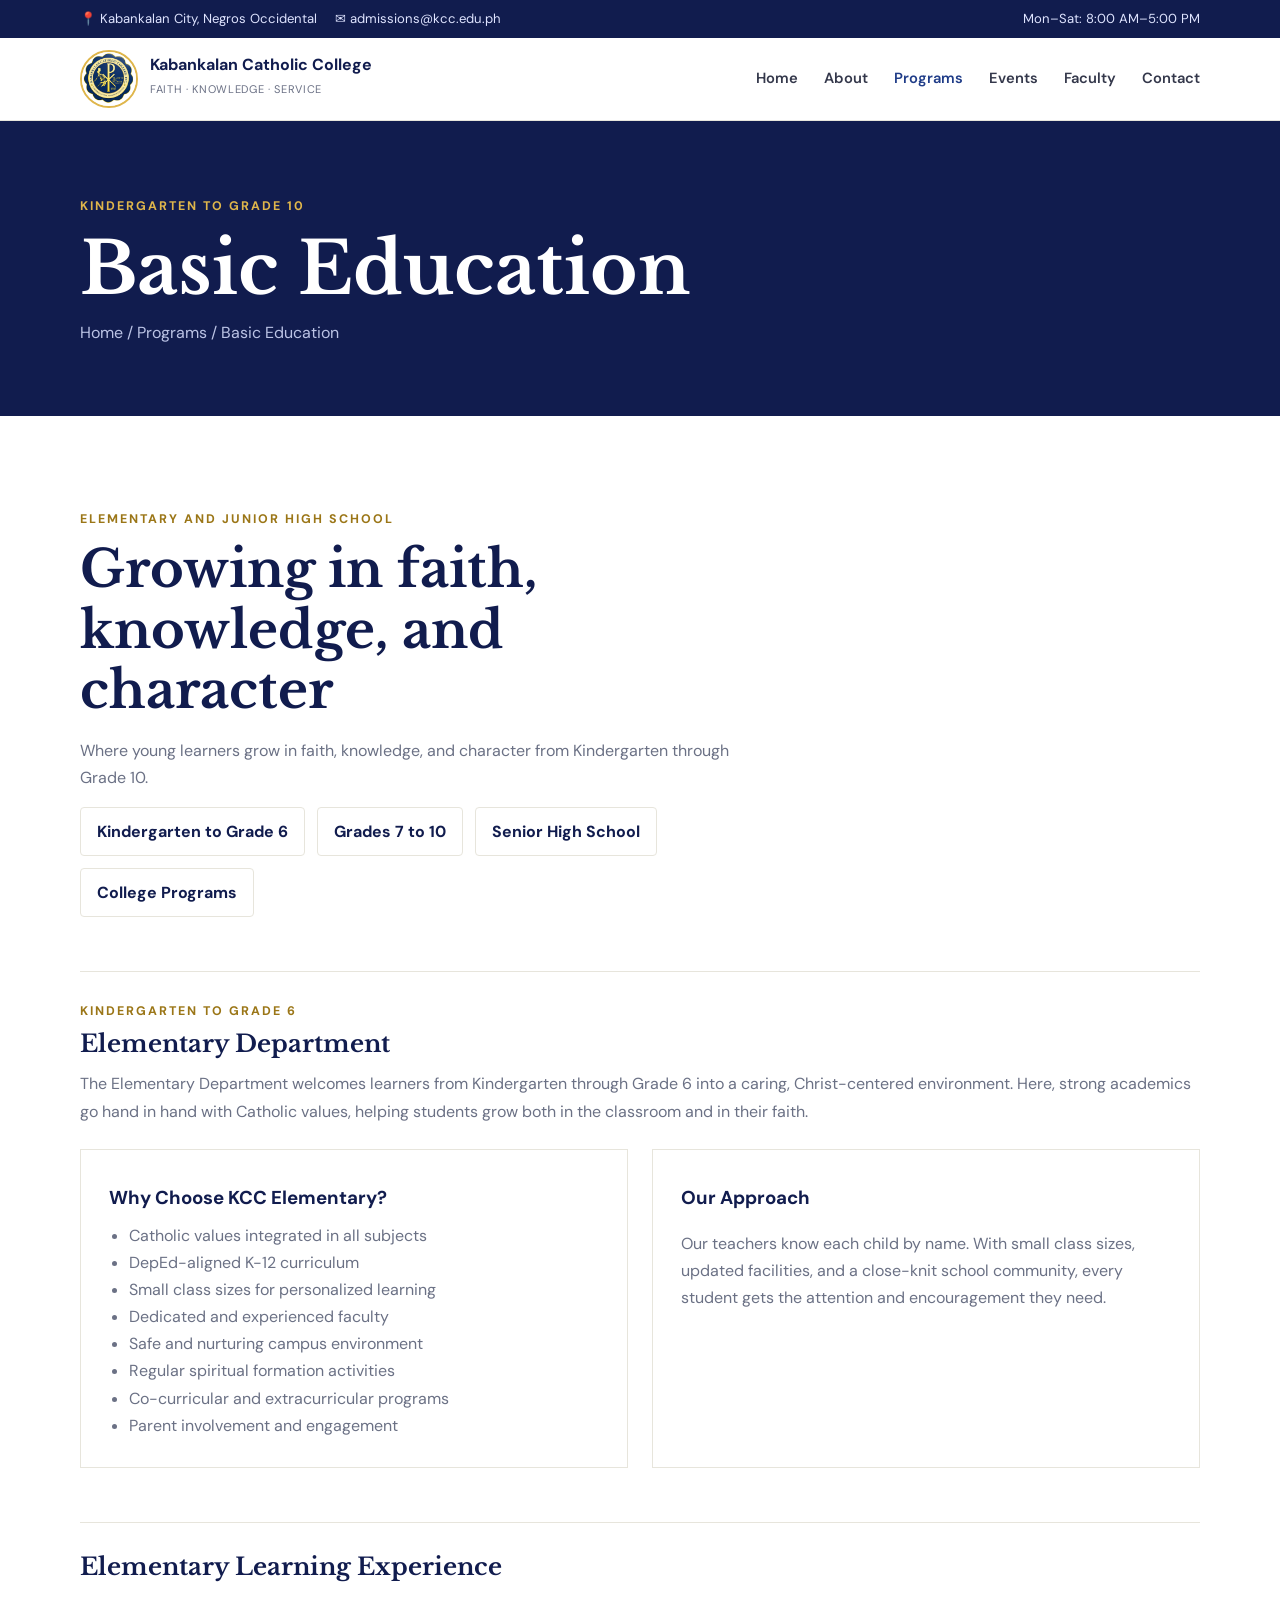
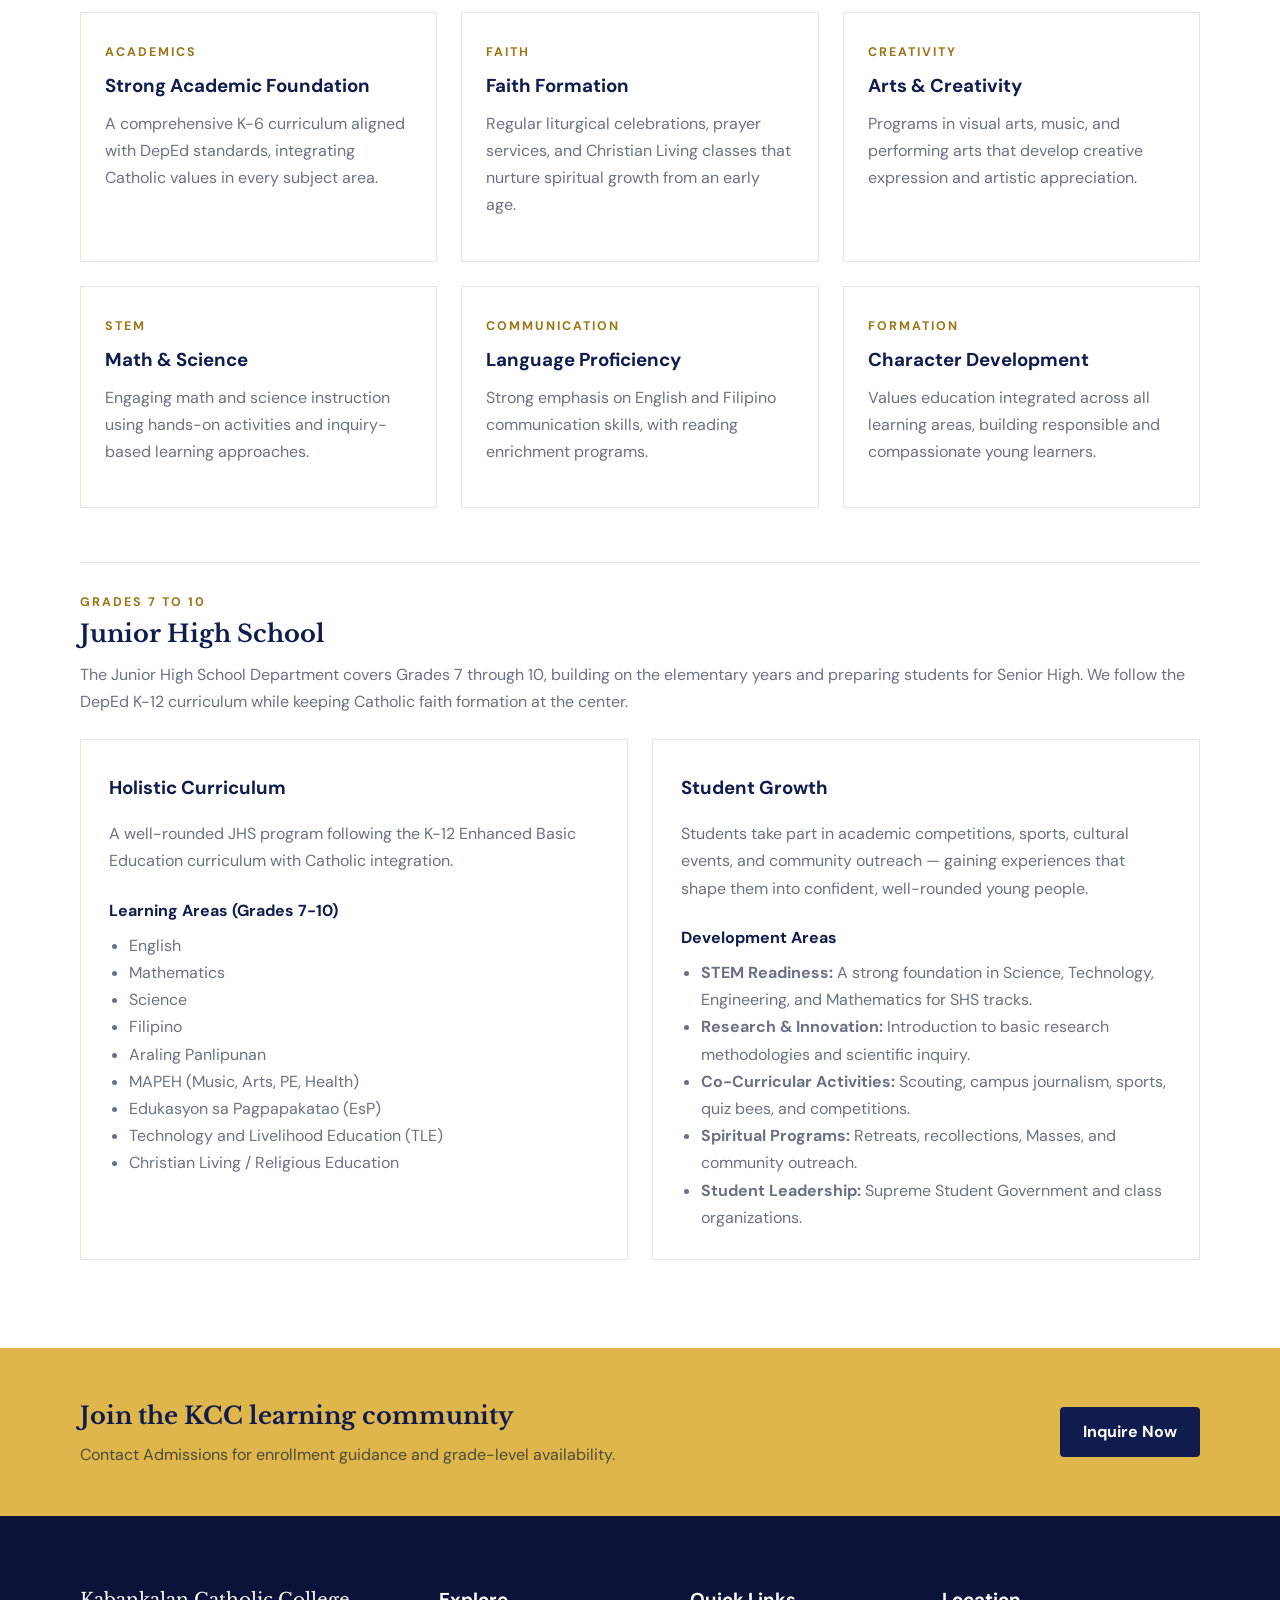
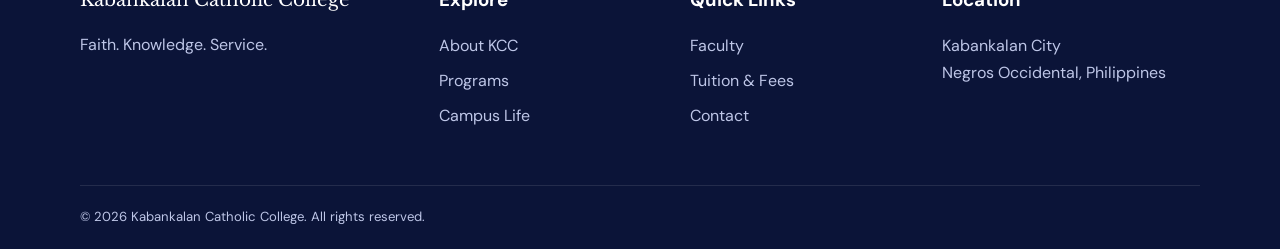
<file: basic-education.html>
<!doctype html>
<html lang="en">
<head>
  <meta charset="utf-8">
  <meta name="viewport" content="width=device-width, initial-scale=1">
  <title>Basic Education | Kabankalan Catholic College</title>
  <link rel="stylesheet" href="assets/css/style.css">
</head>
<body>
  <div class="topbar"><div class="container topbar-inner"><div><span>📍 Kabankalan City, Negros Occidental</span><span>✉ admissions@kcc.edu.ph</span></div><div>Mon–Sat: 8:00 AM–5:00 PM</div></div></div>
  <header class="site-header">
    <nav class="container nav" aria-label="Main navigation">
      <a class="brand" href="index.html"><span class="brand-mark"><img src="assets/images/kcc-logo.png" alt="Kabankalan Catholic College seal"></span><span><strong>Kabankalan Catholic College</strong><small>FAITH · KNOWLEDGE · SERVICE</small></span></a>
      <button class="menu-toggle" type="button" aria-expanded="false" aria-label="Open navigation">☰</button>
      <div class="nav-links"><a href="index.html">Home</a><a href="about.html">About</a><a class="active" href="courses.html">Programs</a><a href="events.html">Events</a><a href="trainers.html">Faculty</a><a href="contact.html">Contact</a></div>
    </nav>
  </header>
  <main>
    <section class="page-hero"><div class="container page-title"><span class="eyebrow">Kindergarten to Grade 10</span><h1>Basic Education</h1><div class="breadcrumbs">Home / Programs / Basic Education</div></div></section>

    <section class="section">
      <div class="container">
        <div class="section-heading">
          <span class="eyebrow">Elementary and Junior High School</span>
          <h2>Growing in faith, knowledge, and character</h2>
          <p>Where young learners grow in faith, knowledge, and character from Kindergarten through Grade 10.</p>
          <div class="program-actions"><a href="#elementary">Kindergarten to Grade 6</a><a href="#junior-high">Grades 7 to 10</a><a href="senior-high.html">Senior High School</a><a href="courses.html">College Programs</a></div>
        </div>

        <div id="elementary" class="college-heading">
          <span class="eyebrow">Kindergarten to Grade 6</span>
          <h2>Elementary Department</h2>
          <p>The Elementary Department welcomes learners from Kindergarten through Grade 6 into a caring, Christ-centered environment. Here, strong academics go hand in hand with Catholic values, helping students grow both in the classroom and in their faith.</p>
        </div>
        <div class="strand-grid">
          <article class="strand-card">
            <h3>Why Choose KCC Elementary?</h3>
            <ul>
              <li>Catholic values integrated in all subjects</li>
              <li>DepEd-aligned K-12 curriculum</li>
              <li>Small class sizes for personalized learning</li>
              <li>Dedicated and experienced faculty</li>
              <li>Safe and nurturing campus environment</li>
              <li>Regular spiritual formation activities</li>
              <li>Co-curricular and extracurricular programs</li>
              <li>Parent involvement and engagement</li>
            </ul>
          </article>
          <article class="strand-card">
            <h3>Our Approach</h3>
            <p>Our teachers know each child by name. With small class sizes, updated facilities, and a close-knit school community, every student gets the attention and encouragement they need.</p>
          </article>
        </div>

        <div class="college-heading"><h2>Elementary Learning Experience</h2></div>
        <div class="cards">
          <article class="card"><div class="card-body"><span class="eyebrow">Academics</span><h3>Strong Academic Foundation</h3><p>A comprehensive K-6 curriculum aligned with DepEd standards, integrating Catholic values in every subject area.</p></div></article>
          <article class="card"><div class="card-body"><span class="eyebrow">Faith</span><h3>Faith Formation</h3><p>Regular liturgical celebrations, prayer services, and Christian Living classes that nurture spiritual growth from an early age.</p></div></article>
          <article class="card"><div class="card-body"><span class="eyebrow">Creativity</span><h3>Arts &amp; Creativity</h3><p>Programs in visual arts, music, and performing arts that develop creative expression and artistic appreciation.</p></div></article>
          <article class="card"><div class="card-body"><span class="eyebrow">STEM</span><h3>Math &amp; Science</h3><p>Engaging math and science instruction using hands-on activities and inquiry-based learning approaches.</p></div></article>
          <article class="card"><div class="card-body"><span class="eyebrow">Communication</span><h3>Language Proficiency</h3><p>Strong emphasis on English and Filipino communication skills, with reading enrichment programs.</p></div></article>
          <article class="card"><div class="card-body"><span class="eyebrow">Formation</span><h3>Character Development</h3><p>Values education integrated across all learning areas, building responsible and compassionate young learners.</p></div></article>
        </div>

        <div id="junior-high" class="college-heading">
          <span class="eyebrow">Grades 7 to 10</span>
          <h2>Junior High School</h2>
          <p>The Junior High School Department covers Grades 7 through 10, building on the elementary years and preparing students for Senior High. We follow the DepEd K-12 curriculum while keeping Catholic faith formation at the center.</p>
        </div>
        <div class="strand-grid">
          <article class="strand-card">
            <h3>Holistic Curriculum</h3>
            <p>A well-rounded JHS program following the K-12 Enhanced Basic Education curriculum with Catholic integration.</p>
            <h4>Learning Areas (Grades 7-10)</h4>
            <ul>
              <li>English</li>
              <li>Mathematics</li>
              <li>Science</li>
              <li>Filipino</li>
              <li>Araling Panlipunan</li>
              <li>MAPEH (Music, Arts, PE, Health)</li>
              <li>Edukasyon sa Pagpapakatao (EsP)</li>
              <li>Technology and Livelihood Education (TLE)</li>
              <li>Christian Living / Religious Education</li>
            </ul>
          </article>
          <article class="strand-card">
            <h3>Student Growth</h3>
            <p>Students take part in academic competitions, sports, cultural events, and community outreach — gaining experiences that shape them into confident, well-rounded young people.</p>
            <h4>Development Areas</h4>
            <ul>
              <li><strong>STEM Readiness:</strong> A strong foundation in Science, Technology, Engineering, and Mathematics for SHS tracks.</li>
              <li><strong>Research &amp; Innovation:</strong> Introduction to basic research methodologies and scientific inquiry.</li>
              <li><strong>Co-Curricular Activities:</strong> Scouting, campus journalism, sports, quiz bees, and competitions.</li>
              <li><strong>Spiritual Programs:</strong> Retreats, recollections, Masses, and community outreach.</li>
              <li><strong>Student Leadership:</strong> Supreme Student Government and class organizations.</li>
            </ul>
          </article>
        </div>
      </div>
    </section>

    <section class="cta"><div class="container cta-inner"><div><h2>Join the KCC learning community</h2><p>Contact Admissions for enrollment guidance and grade-level availability.</p></div><a class="button" href="contact.html">Inquire Now</a></div></section>
  </main>
  <footer class="footer"><div class="container footer-grid"><div><div class="footer-brand">Kabankalan Catholic College</div><p>Faith. Knowledge. Service.</p></div><div><h3>Explore</h3><ul><li><a href="about.html">About KCC</a></li><li><a href="courses.html">Programs</a></li><li><a href="events.html">Campus Life</a></li></ul></div><div><h3>Quick Links</h3><ul><li><a href="trainers.html">Faculty</a></li><li><a href="pricing.html">Tuition &amp; Fees</a></li><li><a href="contact.html">Contact</a></li></ul></div><div><h3>Location</h3><p>Kabankalan City<br>Negros Occidental, Philippines</p></div></div><div class="container footer-bottom">© 2026 Kabankalan Catholic College. All rights reserved.</div></footer>
  <script src="assets/js/main.js"></script>
</body>
</html>
</file>
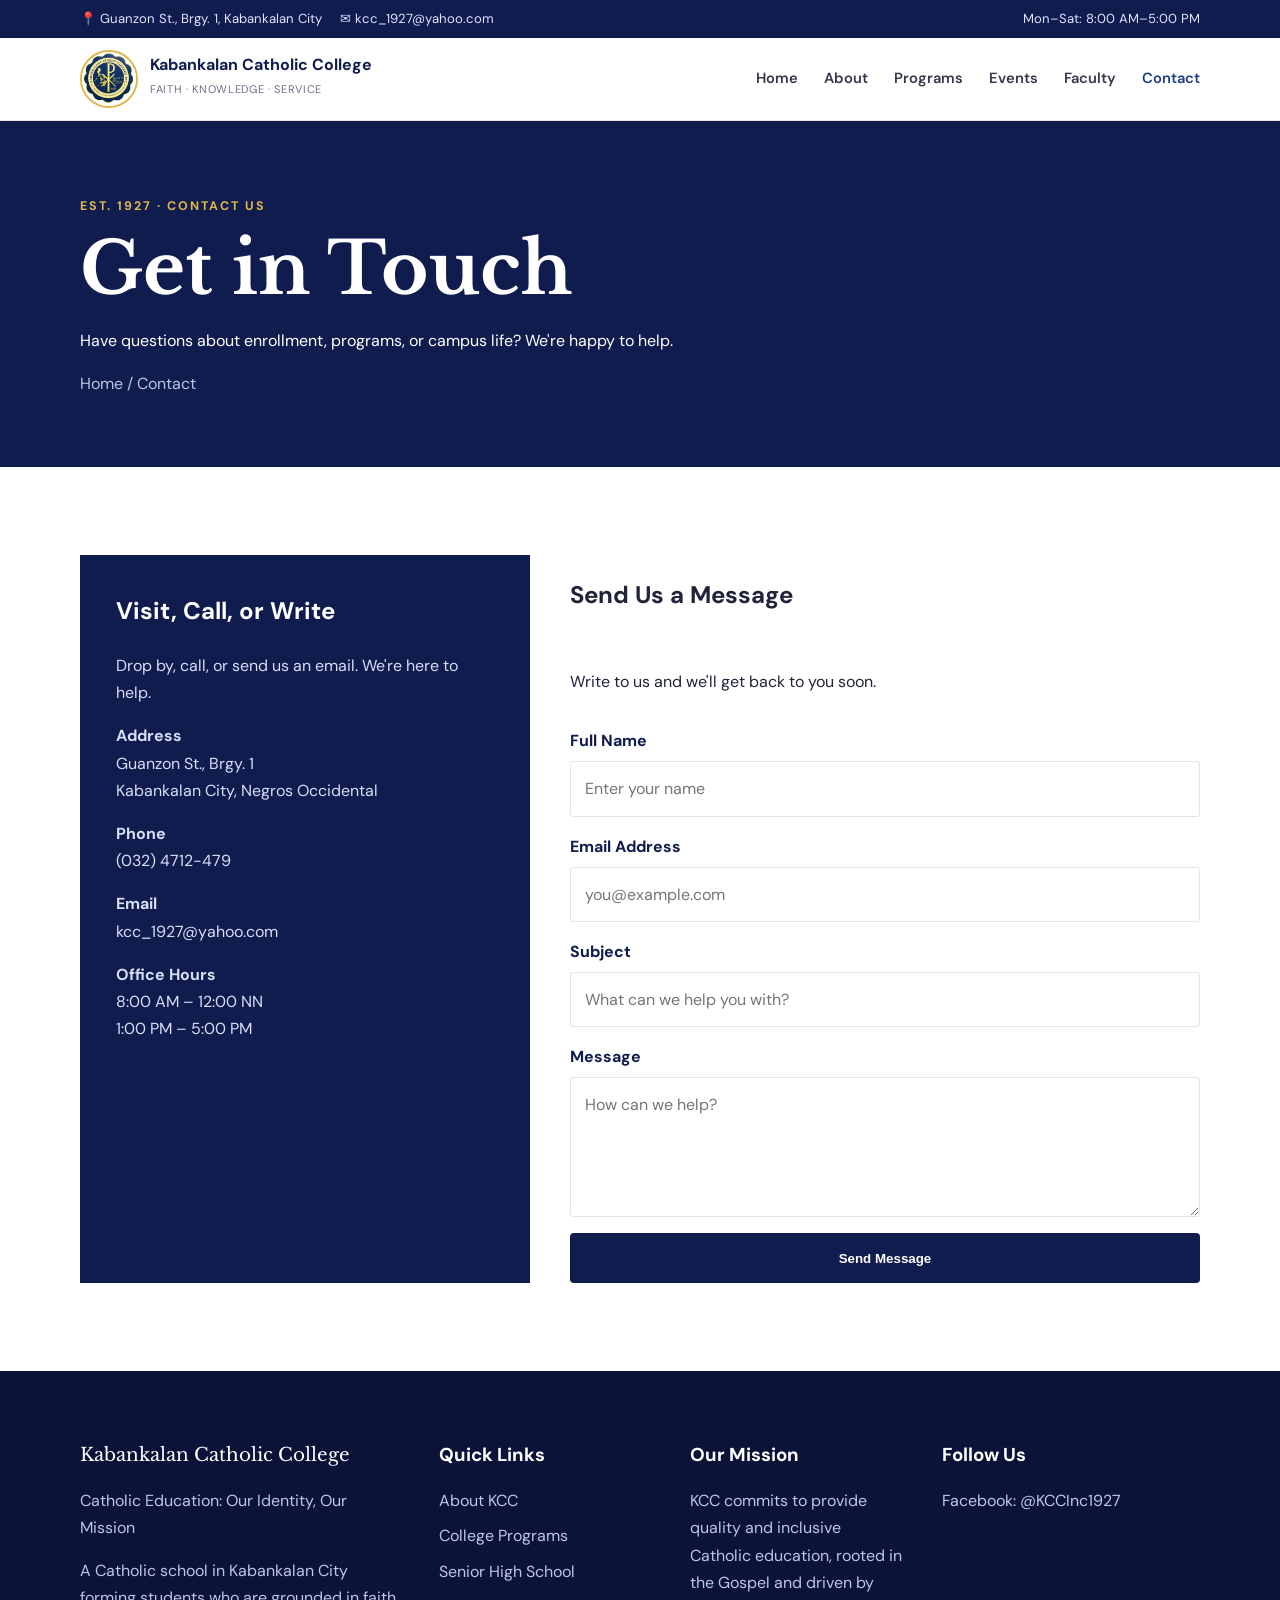
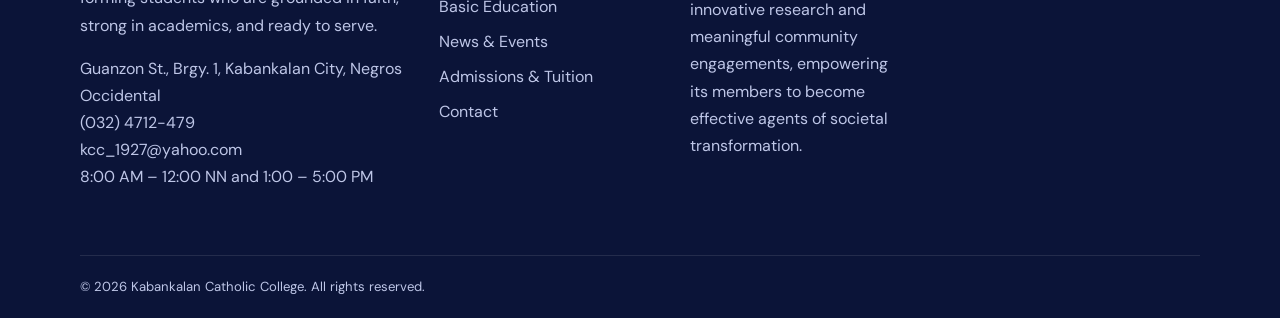
<file: contact.html>
<!doctype html>
<html lang="en">
<head><meta charset="utf-8"><meta name="viewport" content="width=device-width,initial-scale=1"><title>Contact | Kabankalan Catholic College</title><link rel="stylesheet" href="assets/css/style.css"></head>
<body>
<div class="topbar"><div class="container topbar-inner"><div><span>📍 Guanzon St., Brgy. 1, Kabankalan City</span><span>✉ kcc_1927@yahoo.com</span></div><div>Mon–Sat: 8:00 AM–5:00 PM</div></div></div>
<header class="site-header"><nav class="container nav"><a class="brand" href="index.html"><span class="brand-mark"><img src="assets/images/kcc-logo.png" alt="Kabankalan Catholic College seal"></span><span><strong>Kabankalan Catholic College</strong><small>FAITH · KNOWLEDGE · SERVICE</small></span></a><button class="menu-toggle" type="button" aria-expanded="false">☰</button><div class="nav-links"><a href="index.html">Home</a><a href="about.html">About</a><a href="courses.html">Programs</a><a href="events.html">Events</a><a href="trainers.html">Faculty</a><a class="active" href="contact.html">Contact</a></div></nav></header>
<main><section class="page-hero"><div class="container page-title"><span class="eyebrow">Est. 1927 · Contact Us</span><h1>Get in Touch</h1><p>Have questions about enrollment, programs, or campus life? We're happy to help.</p><div class="breadcrumbs">Home / Contact</div></div></section>
<section class="section"><div class="container contact-grid"><aside class="contact-details"><h2>Visit, Call, or Write</h2><p>Drop by, call, or send us an email. We're here to help.</p><p><strong>Address</strong><br>Guanzon St., Brgy. 1<br>Kabankalan City, Negros Occidental</p><p><strong>Phone</strong><br>(032) 4712-479</p><p><strong>Email</strong><br>kcc_1927@yahoo.com</p><p><strong>Office Hours</strong><br>8:00 AM – 12:00 NN<br>1:00 PM – 5:00 PM</p></aside>
<form class="contact-form" action="#" method="post"><h2>Send Us a Message</h2><p>Write to us and we'll get back to you soon.</p><div class="field"><label for="name">Full Name</label><input id="name" name="name" type="text" placeholder="Enter your name" required></div><div class="field"><label for="email">Email Address</label><input id="email" name="email" type="email" placeholder="you@example.com" required></div><div class="field"><label for="subject">Subject</label><input id="subject" name="subject" type="text" placeholder="What can we help you with?" required></div><div class="field"><label for="message">Message</label><textarea id="message" name="message" placeholder="How can we help?" required></textarea></div><button class="button form-button" type="submit">Send Message</button></form>
</div></section></main>
<footer class="footer"><div class="container footer-grid"><div><div class="footer-brand">Kabankalan Catholic College</div><p>Catholic Education: Our Identity, Our Mission</p><p>A Catholic school in Kabankalan City forming students who are grounded in faith, strong in academics, and ready to serve.</p><p>Guanzon St., Brgy. 1, Kabankalan City, Negros Occidental<br>(032) 4712-479<br>kcc_1927@yahoo.com<br>8:00 AM – 12:00 NN and 1:00 – 5:00 PM</p></div><div><h3>Quick Links</h3><ul><li><a href="about.html">About KCC</a></li><li><a href="courses.html">College Programs</a></li><li><a href="senior-high.html">Senior High School</a></li><li><a href="basic-education.html">Basic Education</a></li><li><a href="events.html">News &amp; Events</a></li><li><a href="pricing.html">Admissions &amp; Tuition</a></li><li><a href="contact.html">Contact</a></li></ul></div><div><h3>Our Mission</h3><p>KCC commits to provide quality and inclusive Catholic education, rooted in the Gospel and driven by innovative research and meaningful community engagements, empowering its members to become effective agents of societal transformation.</p></div><div><h3>Follow Us</h3><p><a href="https://www.facebook.com/KCCInc1927" target="_blank" rel="noopener">Facebook: @KCCInc1927</a></p></div></div><div class="container footer-bottom">© 2026 Kabankalan Catholic College. All rights reserved.</div></footer>
<script src="assets/js/main.js"></script></body></html>
</file>
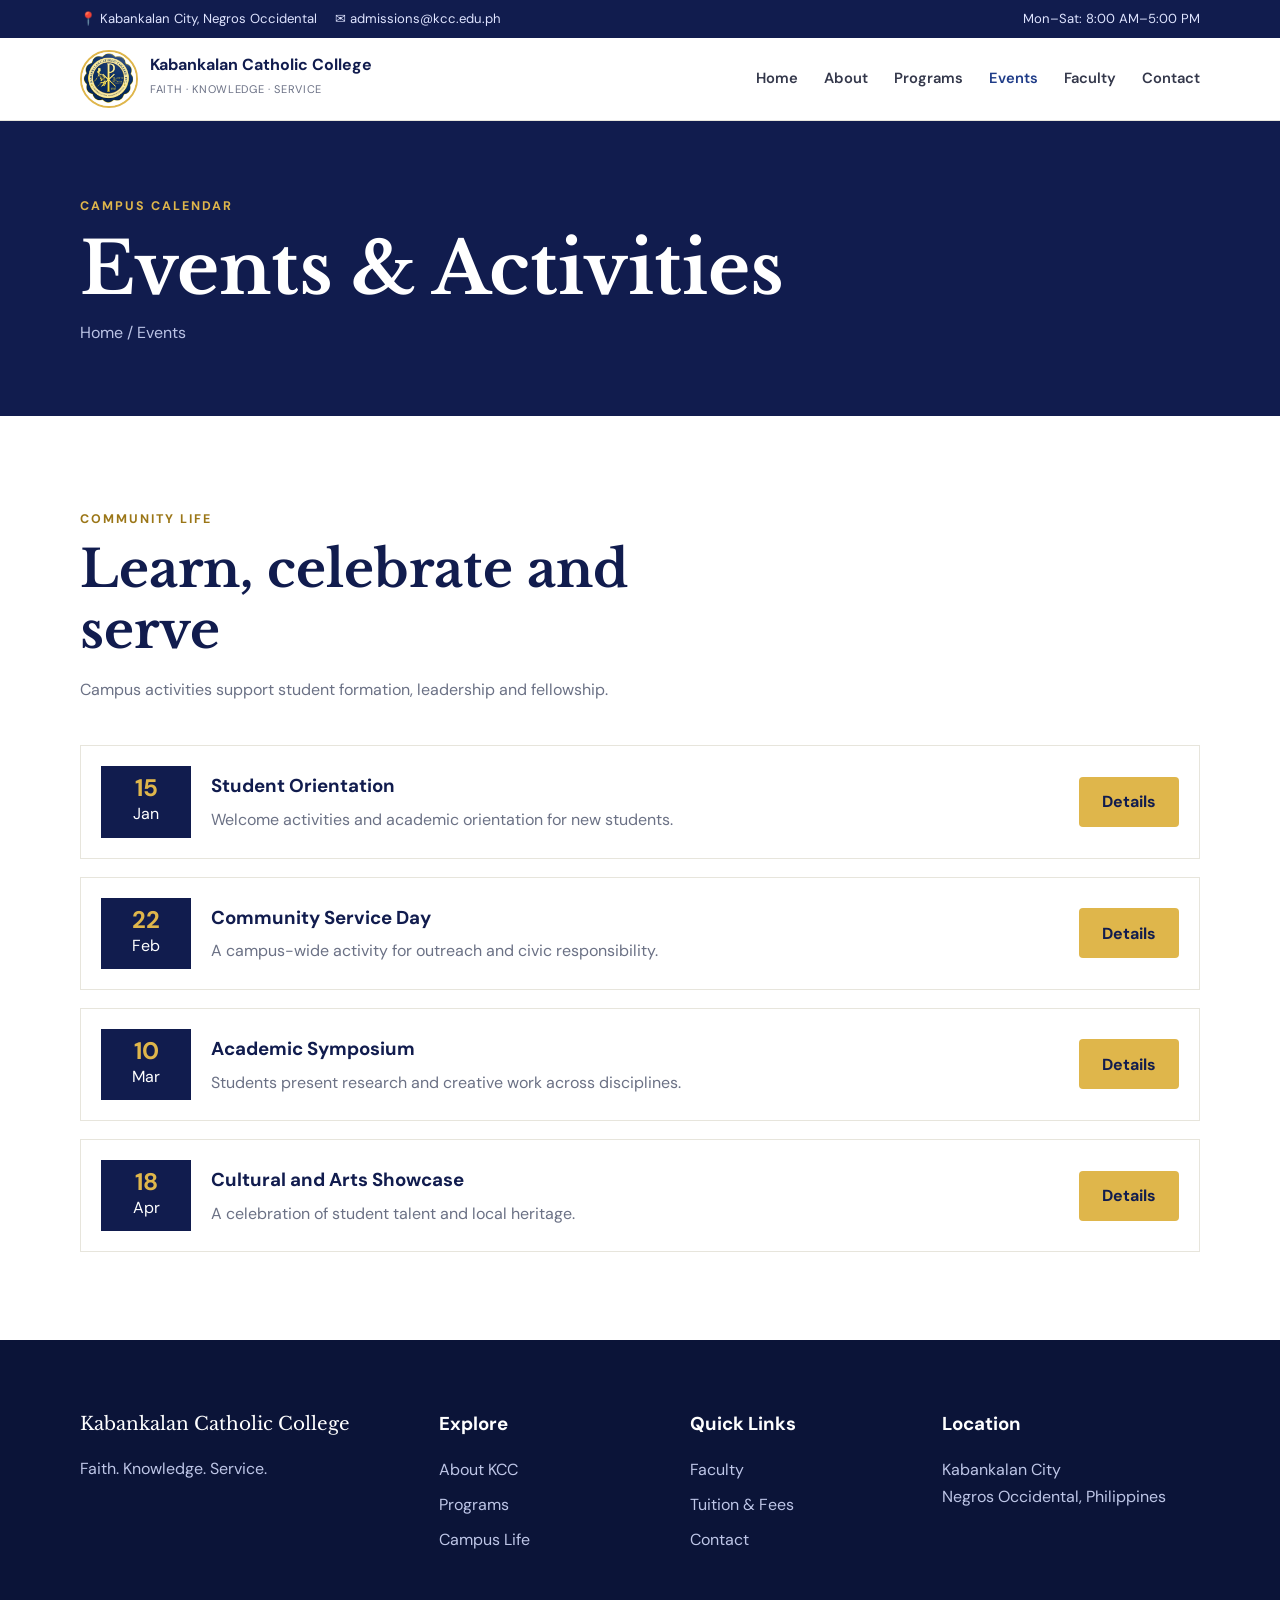
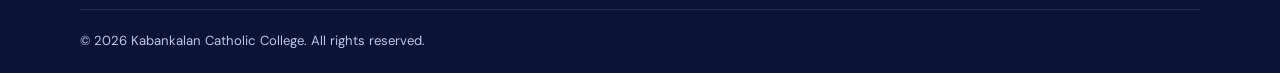
<file: events.html>
<!doctype html>
<html lang="en">
<head><meta charset="utf-8"><meta name="viewport" content="width=device-width,initial-scale=1"><title>Events | Kabankalan Catholic College</title><link rel="stylesheet" href="assets/css/style.css"></head>
<body>
<div class="topbar"><div class="container topbar-inner"><div><span>📍 Kabankalan City, Negros Occidental</span><span>✉ admissions@kcc.edu.ph</span></div><div>Mon–Sat: 8:00 AM–5:00 PM</div></div></div>
<header class="site-header"><nav class="container nav"><a class="brand" href="index.html"><span class="brand-mark"><img src="assets/images/kcc-logo.png" alt="Kabankalan Catholic College seal"></span><span><strong>Kabankalan Catholic College</strong><small>FAITH · KNOWLEDGE · SERVICE</small></span></a><button class="menu-toggle" type="button" aria-expanded="false">☰</button><div class="nav-links"><a href="index.html">Home</a><a href="about.html">About</a><a href="courses.html">Programs</a><a class="active" href="events.html">Events</a><a href="trainers.html">Faculty</a><a href="contact.html">Contact</a></div></nav></header>
<main><section class="page-hero"><div class="container page-title"><span class="eyebrow">Campus calendar</span><h1>Events & Activities</h1><div class="breadcrumbs">Home / Events</div></div></section>
<section class="section"><div class="container"><div class="section-heading"><span class="eyebrow">Community life</span><h2>Learn, celebrate and serve</h2><p>Campus activities support student formation, leadership and fellowship.</p></div><div class="events-list">
<article class="event-row"><div class="event-date"><strong>15</strong><span>Jan</span></div><div><h3>Student Orientation</h3><p>Welcome activities and academic orientation for new students.</p></div><a class="button button-primary" href="contact.html">Details</a></article>
<article class="event-row"><div class="event-date"><strong>22</strong><span>Feb</span></div><div><h3>Community Service Day</h3><p>A campus-wide activity for outreach and civic responsibility.</p></div><a class="button button-primary" href="contact.html">Details</a></article>
<article class="event-row"><div class="event-date"><strong>10</strong><span>Mar</span></div><div><h3>Academic Symposium</h3><p>Students present research and creative work across disciplines.</p></div><a class="button button-primary" href="contact.html">Details</a></article>
<article class="event-row"><div class="event-date"><strong>18</strong><span>Apr</span></div><div><h3>Cultural and Arts Showcase</h3><p>A celebration of student talent and local heritage.</p></div><a class="button button-primary" href="contact.html">Details</a></article>
</div></div></section></main>
<footer class="footer"><div class="container footer-grid"><div><div class="footer-brand">Kabankalan Catholic College</div><p>Faith. Knowledge. Service.</p></div><div><h3>Explore</h3><ul><li><a href="about.html">About KCC</a></li><li><a href="courses.html">Programs</a></li><li><a href="events.html">Campus Life</a></li></ul></div><div><h3>Quick Links</h3><ul><li><a href="trainers.html">Faculty</a></li><li><a href="pricing.html">Tuition & Fees</a></li><li><a href="contact.html">Contact</a></li></ul></div><div><h3>Location</h3><p>Kabankalan City<br>Negros Occidental, Philippines</p></div></div><div class="container footer-bottom">© 2026 Kabankalan Catholic College. All rights reserved.</div></footer>
<script src="assets/js/main.js"></script></body></html>
</file>
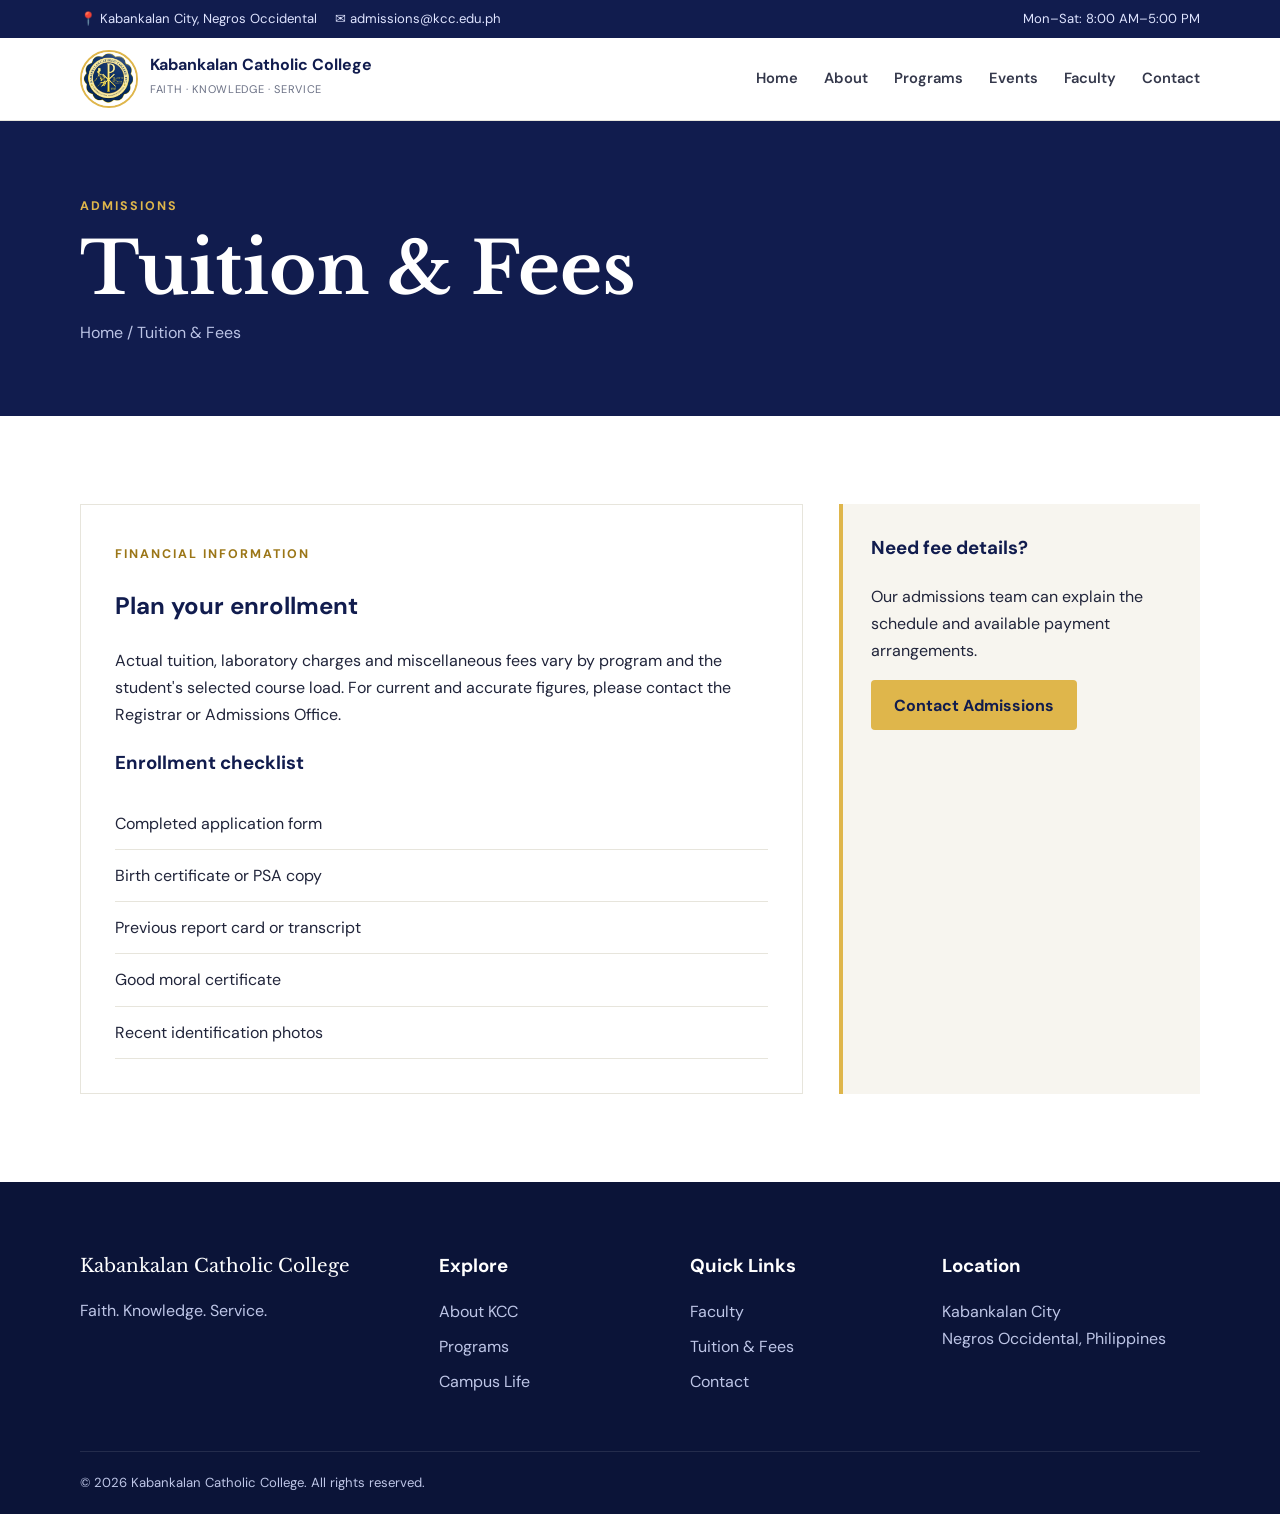
<file: pricing.html>
<!doctype html>
<html lang="en">
<head><meta charset="utf-8"><meta name="viewport" content="width=device-width,initial-scale=1"><title>Tuition & Fees | Kabankalan Catholic College</title><link rel="stylesheet" href="assets/css/style.css"></head>
<body>
<div class="topbar"><div class="container topbar-inner"><div><span>📍 Kabankalan City, Negros Occidental</span><span>✉ admissions@kcc.edu.ph</span></div><div>Mon–Sat: 8:00 AM–5:00 PM</div></div></div>
<header class="site-header"><nav class="container nav"><a class="brand" href="index.html"><span class="brand-mark"><img src="assets/images/kcc-logo.png" alt="Kabankalan Catholic College seal"></span><span><strong>Kabankalan Catholic College</strong><small>FAITH · KNOWLEDGE · SERVICE</small></span></a><button class="menu-toggle" type="button" aria-expanded="false">☰</button><div class="nav-links"><a href="index.html">Home</a><a href="about.html">About</a><a href="courses.html">Programs</a><a href="events.html">Events</a><a href="trainers.html">Faculty</a><a href="contact.html">Contact</a></div></nav></header>
<main><section class="page-hero"><div class="container page-title"><span class="eyebrow">Admissions</span><h1>Tuition & Fees</h1><div class="breadcrumbs">Home / Tuition & Fees</div></div></section>
<section class="section"><div class="container content-grid"><article class="content-panel"><span class="eyebrow">Financial information</span><h2>Plan your enrollment</h2><p>Actual tuition, laboratory charges and miscellaneous fees vary by program and the student's selected course load. For current and accurate figures, please contact the Registrar or Admissions Office.</p><h3>Enrollment checklist</h3><ul class="info-list"><li>Completed application form</li><li>Birth certificate or PSA copy</li><li>Previous report card or transcript</li><li>Good moral certificate</li><li>Recent identification photos</li></ul></article><aside class="info-card"><h3>Need fee details?</h3><p>Our admissions team can explain the schedule and available payment arrangements.</p><a class="button button-primary" href="contact.html">Contact Admissions</a></aside></div></section></main>
<footer class="footer"><div class="container footer-grid"><div><div class="footer-brand">Kabankalan Catholic College</div><p>Faith. Knowledge. Service.</p></div><div><h3>Explore</h3><ul><li><a href="about.html">About KCC</a></li><li><a href="courses.html">Programs</a></li><li><a href="events.html">Campus Life</a></li></ul></div><div><h3>Quick Links</h3><ul><li><a href="trainers.html">Faculty</a></li><li><a href="pricing.html">Tuition & Fees</a></li><li><a href="contact.html">Contact</a></li></ul></div><div><h3>Location</h3><p>Kabankalan City<br>Negros Occidental, Philippines</p></div></div><div class="container footer-bottom">© 2026 Kabankalan Catholic College. All rights reserved.</div></footer>
<script src="assets/js/main.js"></script></body></html>
</file>
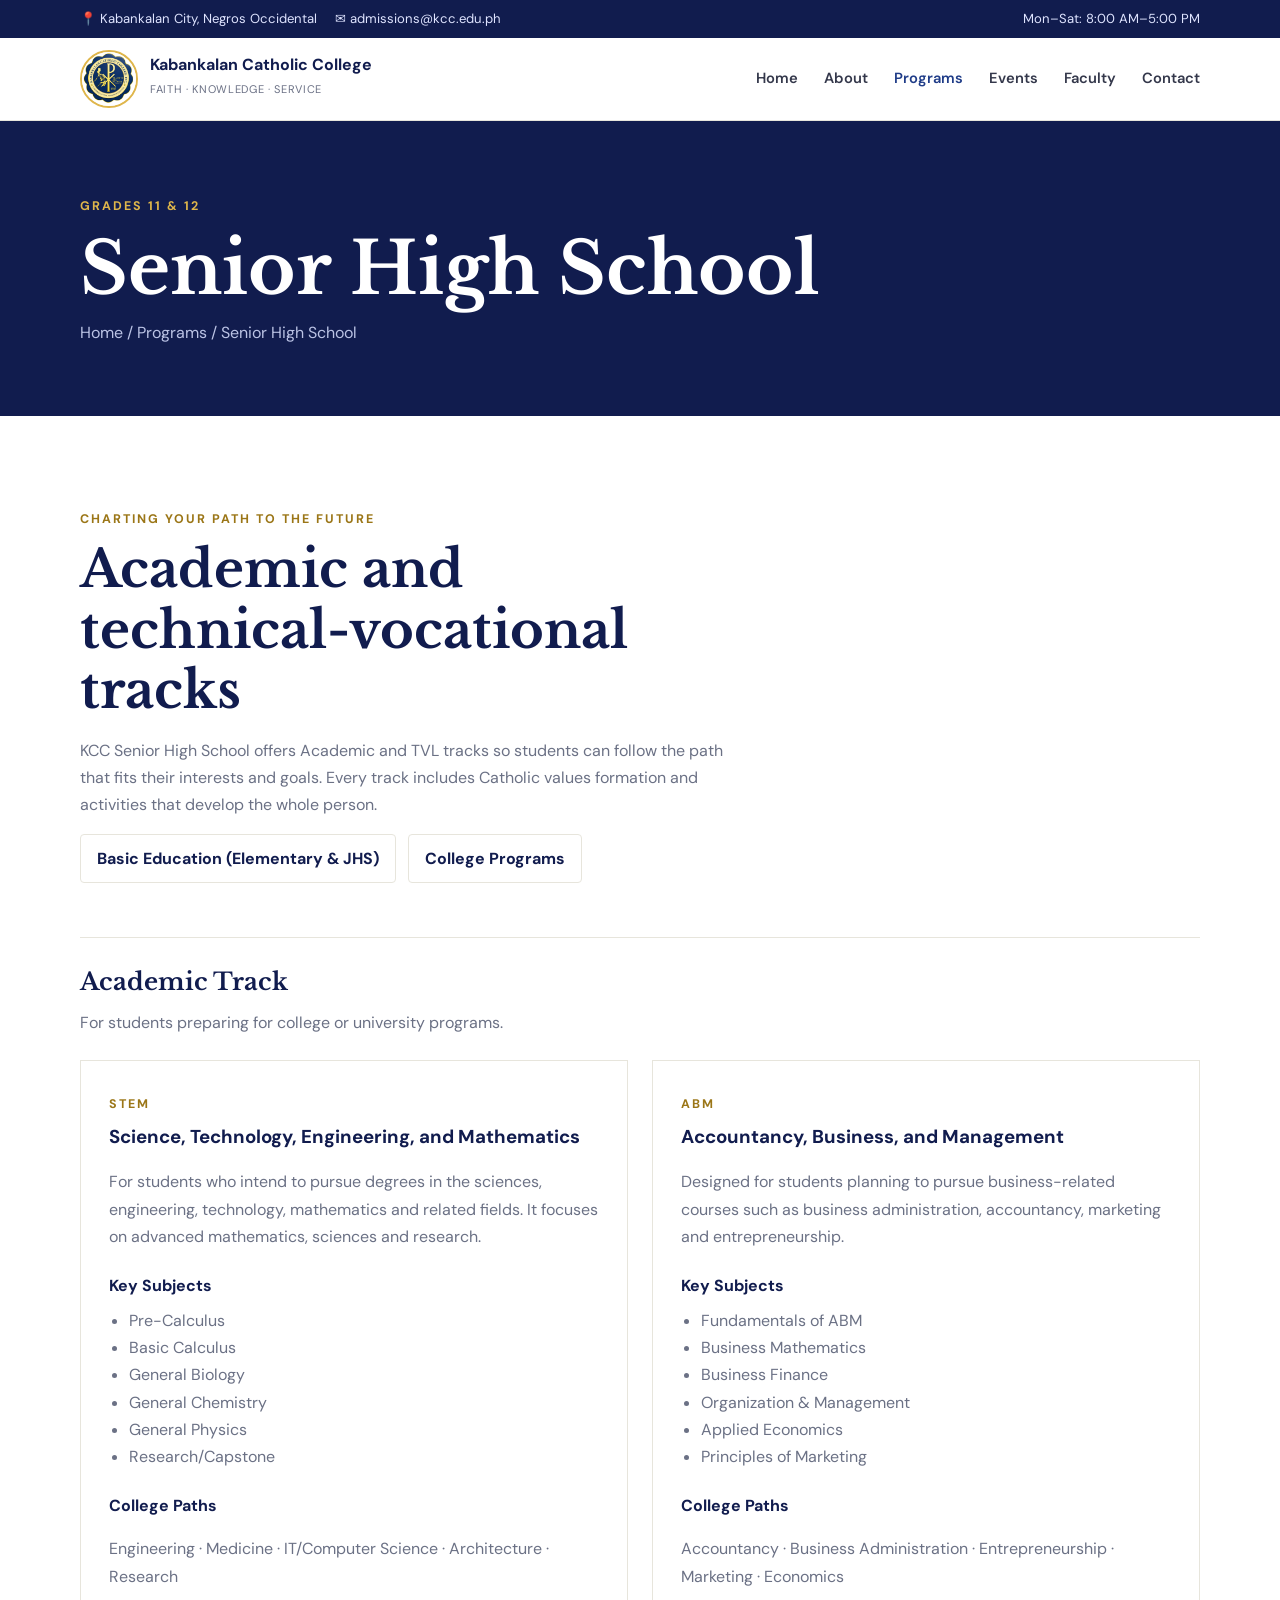
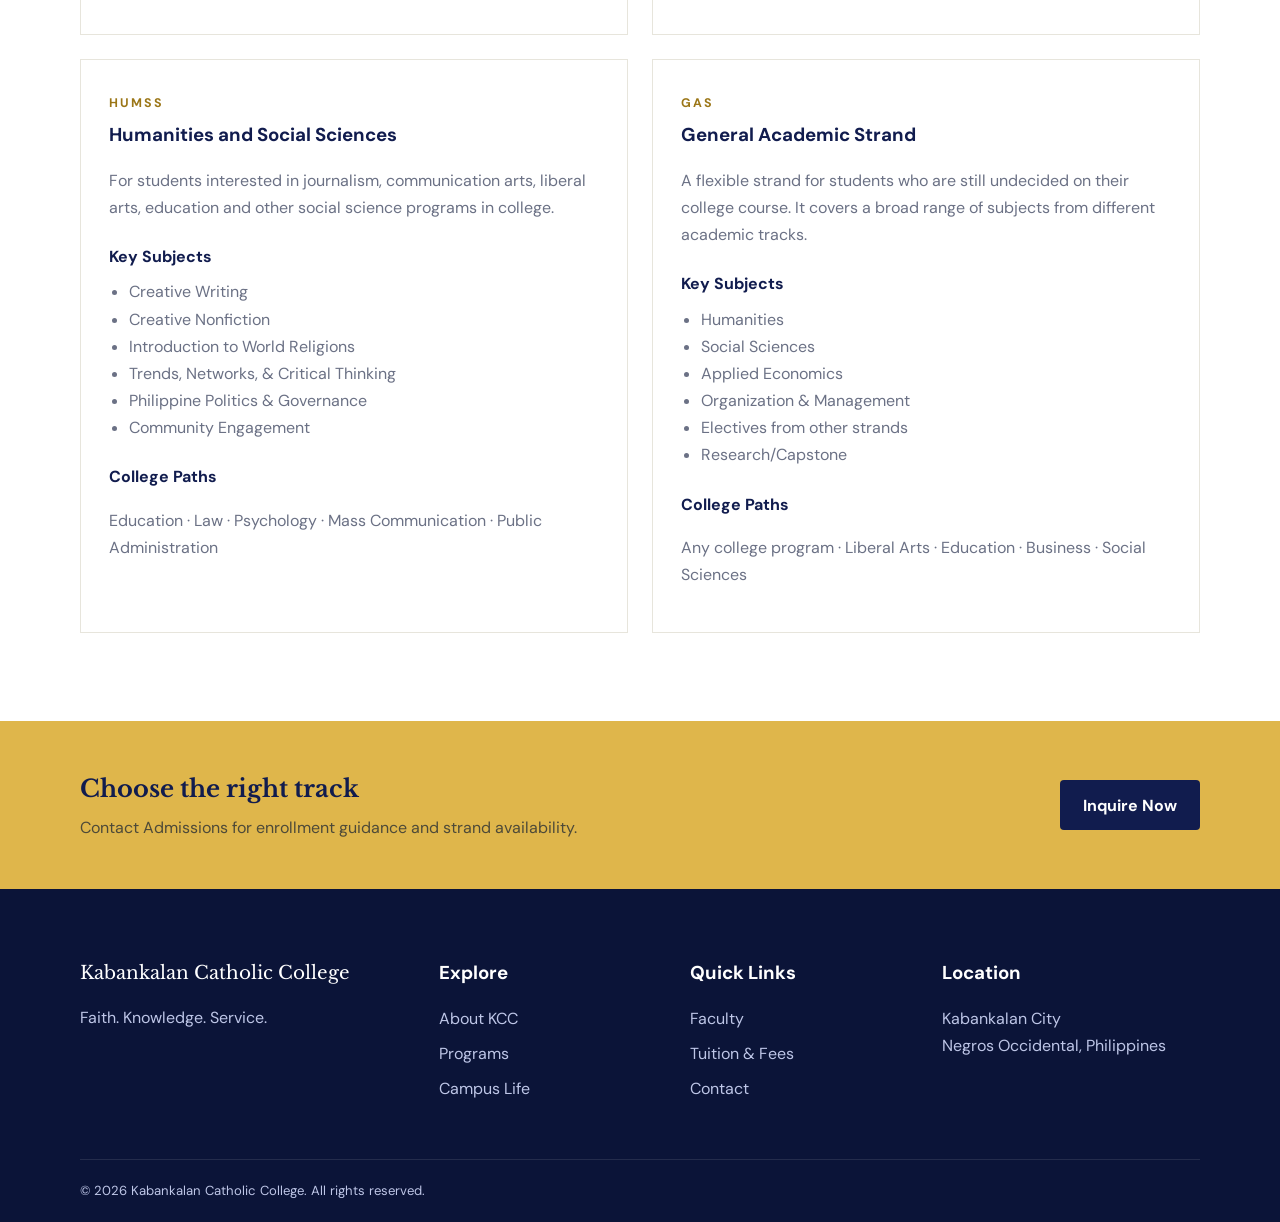
<file: senior-high.html>
<!doctype html>
<html lang="en">
<head><meta charset="utf-8"><meta name="viewport" content="width=device-width,initial-scale=1"><title>Senior High School | Kabankalan Catholic College</title><link rel="stylesheet" href="assets/css/style.css"></head>
<body>
<div class="topbar"><div class="container topbar-inner"><div><span>📍 Kabankalan City, Negros Occidental</span><span>✉ admissions@kcc.edu.ph</span></div><div>Mon–Sat: 8:00 AM–5:00 PM</div></div></div>
<header class="site-header"><nav class="container nav"><a class="brand" href="index.html"><span class="brand-mark"><img src="assets/images/kcc-logo.png" alt="Kabankalan Catholic College seal"></span><span><strong>Kabankalan Catholic College</strong><small>FAITH · KNOWLEDGE · SERVICE</small></span></a><button class="menu-toggle" type="button" aria-expanded="false">☰</button><div class="nav-links"><a href="index.html">Home</a><a href="about.html">About</a><a class="active" href="courses.html">Programs</a><a href="events.html">Events</a><a href="trainers.html">Faculty</a><a href="contact.html">Contact</a></div></nav></header>
<main>
<section class="page-hero"><div class="container page-title"><span class="eyebrow">Grades 11 &amp; 12</span><h1>Senior High School</h1><div class="breadcrumbs">Home / Programs / Senior High School</div></div></section>
<section class="section"><div class="container">
<div class="section-heading"><span class="eyebrow">Charting Your Path to the Future</span><h2>Academic and technical-vocational tracks</h2><p>KCC Senior High School offers Academic and TVL tracks so students can follow the path that fits their interests and goals. Every track includes Catholic values formation and activities that develop the whole person.</p><div class="program-actions"><a href="basic-education.html">Basic Education (Elementary &amp; JHS)</a><a href="courses.html">College Programs</a></div></div>
<div class="college-heading"><h2>Academic Track</h2><p>For students preparing for college or university programs.</p></div>
<div class="strand-grid">
<article class="strand-card"><span class="eyebrow">STEM</span><h3>Science, Technology, Engineering, and Mathematics</h3><p>For students who intend to pursue degrees in the sciences, engineering, technology, mathematics and related fields. It focuses on advanced mathematics, sciences and research.</p><h4>Key Subjects</h4><ul><li>Pre-Calculus</li><li>Basic Calculus</li><li>General Biology</li><li>General Chemistry</li><li>General Physics</li><li>Research/Capstone</li></ul><h4>College Paths</h4><p>Engineering · Medicine · IT/Computer Science · Architecture · Research</p></article>
<article class="strand-card"><span class="eyebrow">ABM</span><h3>Accountancy, Business, and Management</h3><p>Designed for students planning to pursue business-related courses such as business administration, accountancy, marketing and entrepreneurship.</p><h4>Key Subjects</h4><ul><li>Fundamentals of ABM</li><li>Business Mathematics</li><li>Business Finance</li><li>Organization &amp; Management</li><li>Applied Economics</li><li>Principles of Marketing</li></ul><h4>College Paths</h4><p>Accountancy · Business Administration · Entrepreneurship · Marketing · Economics</p></article>
<article class="strand-card"><span class="eyebrow">HUMSS</span><h3>Humanities and Social Sciences</h3><p>For students interested in journalism, communication arts, liberal arts, education and other social science programs in college.</p><h4>Key Subjects</h4><ul><li>Creative Writing</li><li>Creative Nonfiction</li><li>Introduction to World Religions</li><li>Trends, Networks, &amp; Critical Thinking</li><li>Philippine Politics &amp; Governance</li><li>Community Engagement</li></ul><h4>College Paths</h4><p>Education · Law · Psychology · Mass Communication · Public Administration</p></article>
<article class="strand-card"><span class="eyebrow">GAS</span><h3>General Academic Strand</h3><p>A flexible strand for students who are still undecided on their college course. It covers a broad range of subjects from different academic tracks.</p><h4>Key Subjects</h4><ul><li>Humanities</li><li>Social Sciences</li><li>Applied Economics</li><li>Organization &amp; Management</li><li>Electives from other strands</li><li>Research/Capstone</li></ul><h4>College Paths</h4><p>Any college program · Liberal Arts · Education · Business · Social Sciences</p></article>
</div>
</div></section>
<section class="cta"><div class="container cta-inner"><div><h2>Choose the right track</h2><p>Contact Admissions for enrollment guidance and strand availability.</p></div><a class="button" href="contact.html">Inquire Now</a></div></section>
</main>
<footer class="footer"><div class="container footer-grid"><div><div class="footer-brand">Kabankalan Catholic College</div><p>Faith. Knowledge. Service.</p></div><div><h3>Explore</h3><ul><li><a href="about.html">About KCC</a></li><li><a href="courses.html">Programs</a></li><li><a href="events.html">Campus Life</a></li></ul></div><div><h3>Quick Links</h3><ul><li><a href="trainers.html">Faculty</a></li><li><a href="pricing.html">Tuition & Fees</a></li><li><a href="contact.html">Contact</a></li></ul></div><div><h3>Location</h3><p>Kabankalan City<br>Negros Occidental, Philippines</p></div></div><div class="container footer-bottom">© 2026 Kabankalan Catholic College. All rights reserved.</div></footer>
<script src="assets/js/main.js"></script>
</body></html>
</file>
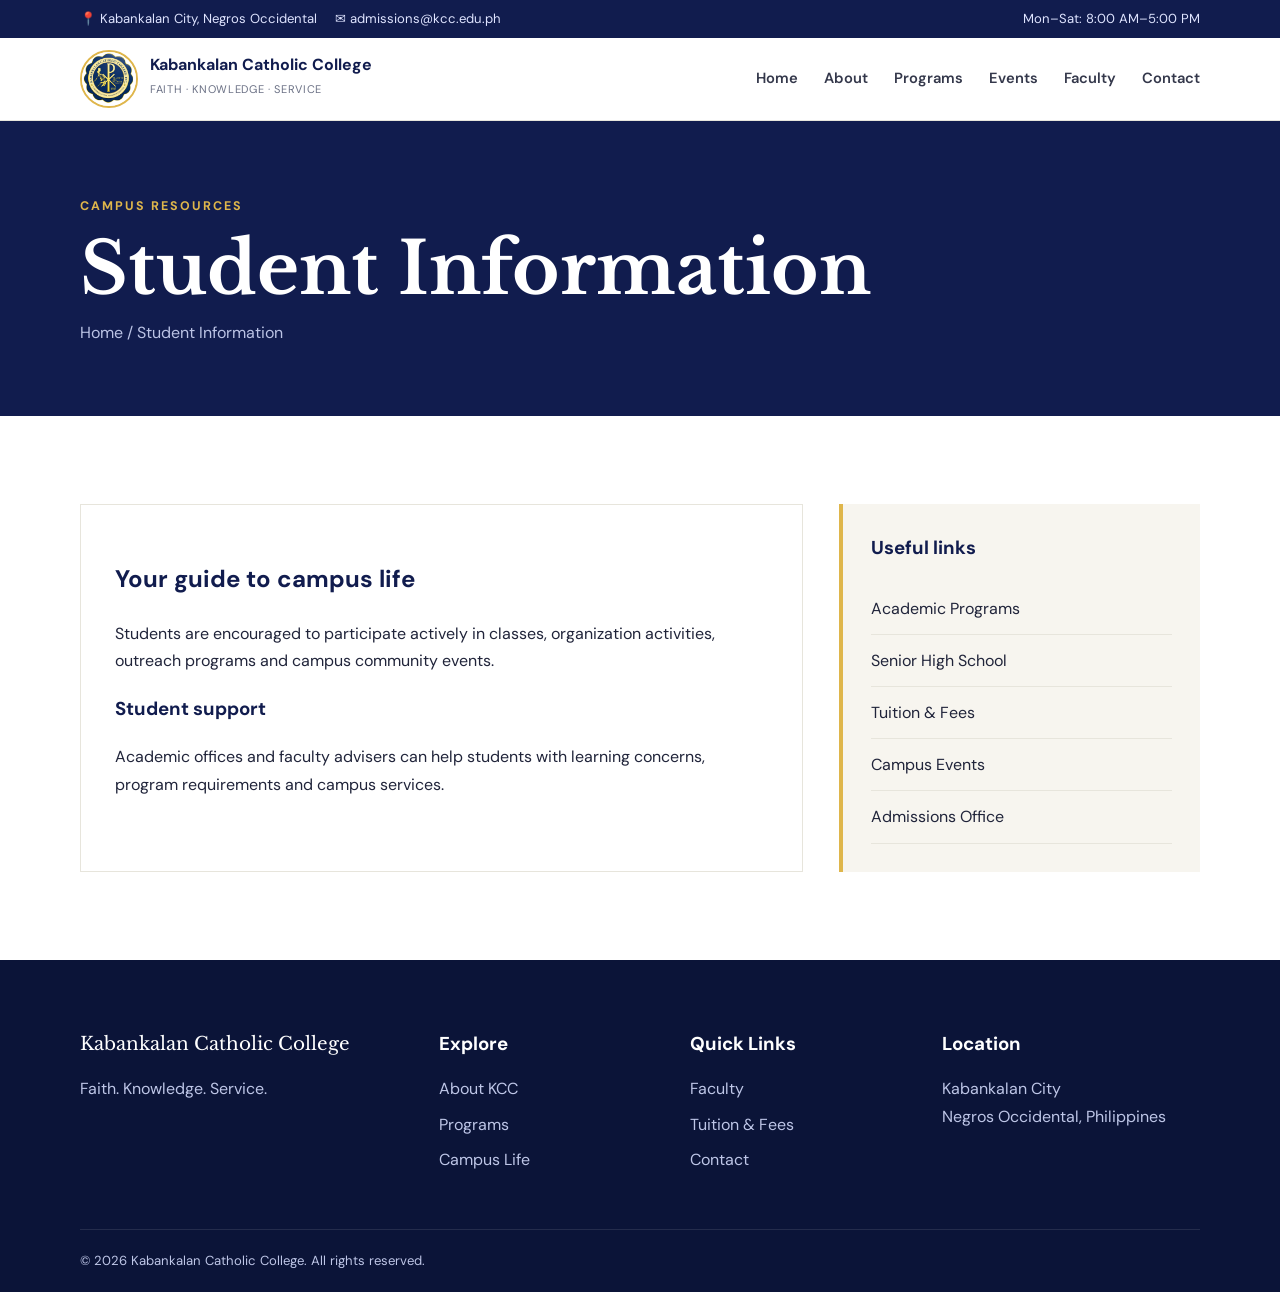
<file: starter-page.html>
<!doctype html>
<html lang="en">
<head><meta charset="utf-8"><meta name="viewport" content="width=device-width,initial-scale=1"><title>Student Information | Kabankalan Catholic College</title><link rel="stylesheet" href="assets/css/style.css"></head>
<body>
<div class="topbar"><div class="container topbar-inner"><div><span>📍 Kabankalan City, Negros Occidental</span><span>✉ admissions@kcc.edu.ph</span></div><div>Mon–Sat: 8:00 AM–5:00 PM</div></div></div>
<header class="site-header"><nav class="container nav"><a class="brand" href="index.html"><span class="brand-mark"><img src="assets/images/kcc-logo.png" alt="Kabankalan Catholic College seal"></span><span><strong>Kabankalan Catholic College</strong><small>FAITH · KNOWLEDGE · SERVICE</small></span></a><button class="menu-toggle" type="button" aria-expanded="false">☰</button><div class="nav-links"><a href="index.html">Home</a><a href="about.html">About</a><a href="courses.html">Programs</a><a href="events.html">Events</a><a href="trainers.html">Faculty</a><a href="contact.html">Contact</a></div></nav></header>
<main><section class="page-hero"><div class="container page-title"><span class="eyebrow">Campus resources</span><h1>Student Information</h1><div class="breadcrumbs">Home / Student Information</div></div></section>
<section class="section"><div class="container content-grid"><article class="content-panel"><h2>Your guide to campus life</h2><p>Students are encouraged to participate actively in classes, organization activities, outreach programs and campus community events.</p><h3>Student support</h3><p>Academic offices and faculty advisers can help students with learning concerns, program requirements and campus services.</p></article><aside class="info-card"><h3>Useful links</h3><ul class="info-list"><li><a href="courses.html">Academic Programs</a></li><li><a href="senior-high.html">Senior High School</a></li><li><a href="pricing.html">Tuition & Fees</a></li><li><a href="events.html">Campus Events</a></li><li><a href="contact.html">Admissions Office</a></li></ul></aside></div></section></main>
<footer class="footer"><div class="container footer-grid"><div><div class="footer-brand">Kabankalan Catholic College</div><p>Faith. Knowledge. Service.</p></div><div><h3>Explore</h3><ul><li><a href="about.html">About KCC</a></li><li><a href="courses.html">Programs</a></li><li><a href="events.html">Campus Life</a></li></ul></div><div><h3>Quick Links</h3><ul><li><a href="trainers.html">Faculty</a></li><li><a href="pricing.html">Tuition & Fees</a></li><li><a href="contact.html">Contact</a></li></ul></div><div><h3>Location</h3><p>Kabankalan City<br>Negros Occidental, Philippines</p></div></div><div class="container footer-bottom">© 2026 Kabankalan Catholic College. All rights reserved.</div></footer>
<script src="assets/js/main.js"></script></body></html>
</file>
<file: assets/css/style.css>
@import url('https://fonts.googleapis.com/css2?family=DM+Sans:wght@400;500;600;700&family=Libre+Baskerville:wght@400;700&display=swap');

:root {
  --navy: #111c4e;
  --blue: #1f3c88;
  --gold: #dfb64b;
  --cream: #f7f5ef;
  --ink: #20243a;
  --muted: #6b7185;
  --white: #ffffff;
  --border: #e7e5dc;
  --shadow: 0 18px 50px rgba(17, 28, 78, .12);
}

* { box-sizing: border-box; }
html { scroll-behavior: smooth; }
body {
  margin: 0;
  font-family: "DM Sans", sans-serif;
  color: var(--ink);
  background: var(--white);
  line-height: 1.7;
}
img { max-width: 100%; display: block; }
a { color: inherit; text-decoration: none; }
.container { width: min(1120px, calc(100% - 40px)); margin-inline: auto; }
.section { padding: 88px 0; }
.bg-cream { background: var(--cream); }
.eyebrow {
  color: #9b7617;
  font-size: .78rem;
  font-weight: 700;
  letter-spacing: .16em;
  text-transform: uppercase;
}
.section-heading { max-width: 650px; margin-bottom: 42px; }
.section-heading h2 {
  margin: 8px 0 12px;
  font-family: "Libre Baskerville", serif;
  font-size: clamp(2rem, 4vw, 3.25rem);
  line-height: 1.18;
  color: var(--navy);
}
.section-heading p { color: var(--muted); }

.topbar { background: var(--navy); color: #dfe4ff; font-size: .82rem; }
.topbar-inner { height: 38px; display: flex; align-items: center; justify-content: space-between; }
.topbar span { margin-right: 18px; }
.site-header { position: sticky; top: 0; z-index: 100; background: rgba(255,255,255,.97); border-bottom: 1px solid var(--border); }
.nav { height: 82px; display: flex; align-items: center; justify-content: space-between; }
.brand { display: flex; align-items: center; gap: 12px; }
.brand-mark {
  width: 58px; height: 58px; border-radius: 50%;
  display: grid; place-items: center;
  background: var(--white); overflow: hidden;
  border: 2px solid var(--gold);
  flex: 0 0 58px;
}
.brand-mark img { width: 100%; height: 100%; object-fit: contain; }
.brand strong { display: block; color: var(--navy); line-height: 1.05; }
.brand small { color: var(--muted); font-size: .69rem; letter-spacing: .06em; }
.nav-links { display: flex; align-items: center; gap: 26px; }
.nav-links a { color: #34384b; font-weight: 600; font-size: .92rem; }
.nav-links a:hover, .nav-links a.active { color: var(--blue); }
.menu-toggle { display: none; border: 0; background: none; font-size: 1.6rem; color: var(--navy); }

.hero {
  min-height: 650px;
  display: flex; align-items: center;
  position: relative; overflow: hidden;
  background:
    linear-gradient(90deg, rgba(12, 23, 72, .95) 0%, rgba(17, 28, 78, .82) 48%, rgba(17, 28, 78, .18) 100%),
    url("https://images.unsplash.com/photo-1523050854058-8df90110c9f1?auto=format&fit=crop&w=1800&q=85") center/cover;
  color: var(--white);
}
.hero-content { max-width: 650px; padding: 80px 0; }
.hero .eyebrow { color: var(--gold); }
.hero h1 { font-family: "Libre Baskerville", serif; font-size: clamp(3rem, 7vw, 5.5rem); line-height: 1.05; margin: 16px 0 24px; }
.hero p { max-width: 560px; font-size: 1.12rem; color: #e9ecf9; }
.hero-actions { display: flex; gap: 12px; margin-top: 34px; flex-wrap: wrap; }
.button {
  display: inline-flex; align-items: center; justify-content: center;
  min-height: 50px; padding: 0 22px; border-radius: 4px;
  font-weight: 700; border: 1px solid transparent;
  transition: .2s ease;
}
.button-primary { background: var(--gold); color: var(--navy); }
.button-primary:hover { background: #eccb70; transform: translateY(-2px); }
.button-outline { color: var(--white); border-color: rgba(255,255,255,.7); }
.button-outline:hover { background: var(--white); color: var(--navy); }

.feature-strip { background: var(--navy); color: var(--white); }
.feature-grid { display: grid; grid-template-columns: repeat(3, 1fr); }
.feature { display: flex; gap: 16px; align-items: flex-start; padding: 28px 30px; border-right: 1px solid rgba(255,255,255,.12); }
.feature:last-child { border-right: 0; }
.feature-number { color: var(--gold); font-family: "Libre Baskerville", serif; font-size: 1.4rem; }
.feature h3 { margin: 0 0 4px; font-size: 1rem; }
.feature p { margin: 0; color: #bbc3e5; font-size: .88rem; }

.story-grid { display: grid; grid-template-columns: 1fr 1fr; gap: 70px; align-items: center; }
.story-image { position: relative; }
.story-image img { height: 480px; width: 100%; object-fit: cover; border-radius: 3px; }
.story-badge {
  position: absolute; right: -28px; bottom: -28px;
  width: 170px; height: 170px; border-radius: 50%;
  background: var(--gold); color: var(--navy);
  display: grid; place-content: center; text-align: center;
  border: 8px solid var(--white);
}
.story-badge strong { display: block; font-family: "Libre Baskerville", serif; font-size: 2.2rem; line-height: 1; }
.story-copy h2, .page-title h1 {
  font-family: "Libre Baskerville", serif; color: var(--navy);
  line-height: 1.15;
}
.story-copy h2 { font-size: clamp(2rem, 4vw, 3.2rem); margin: 10px 0 18px; }
.story-copy p { color: var(--muted); }
.text-link { color: var(--blue); font-weight: 700; border-bottom: 2px solid var(--gold); }

.cards { display: grid; grid-template-columns: repeat(3, 1fr); gap: 24px; }
.card { background: var(--white); border: 1px solid var(--border); overflow: hidden; transition: .25s ease; }
.card:hover { transform: translateY(-6px); box-shadow: var(--shadow); }
.card img { width: 100%; height: 210px; object-fit: cover; }
.card-body { padding: 24px; }
.card-body h3 { color: var(--navy); margin: 6px 0 8px; }
.card-body p { color: var(--muted); margin: 0 0 18px; }
.card-meta { display: flex; justify-content: space-between; color: #777b8d; font-size: .82rem; border-top: 1px solid var(--border); padding-top: 14px; }
.program-actions { display: flex; gap: 12px; flex-wrap: wrap; margin-top: 16px; }
.program-actions a { padding: 10px 16px; border: 1px solid var(--border); border-radius: 4px; color: var(--navy); font-weight: 700; }
.program-actions a:hover { background: var(--navy); color: var(--white); }
.college-heading { margin: 54px 0 24px; padding-top: 24px; border-top: 1px solid var(--border); }
.college-heading:first-of-type { margin-top: 20px; }
.college-heading h2 { margin: 0 0 6px; color: var(--navy); font-family: "Libre Baskerville", serif; }
.college-heading p { margin: 0; color: var(--muted); }
.strand-grid { display: grid; grid-template-columns: repeat(2, 1fr); gap: 24px; }
.strand-card { border: 1px solid var(--border); background: var(--white); padding: 28px; }
.strand-card h3 { margin: 4px 0 8px; color: var(--navy); }
.strand-card h4 { margin: 22px 0 8px; color: var(--navy); }
.strand-card ul { margin: 0; padding-left: 20px; color: var(--muted); }
.strand-card p { color: var(--muted); }

.stats { background: var(--navy); color: var(--white); }
.stats-grid { display: grid; grid-template-columns: repeat(4, 1fr); text-align: center; }
.stat { padding: 45px 20px; border-right: 1px solid rgba(255,255,255,.12); }
.stat:last-child { border-right: 0; }
.stat strong { display: block; color: var(--gold); font-family: "Libre Baskerville", serif; font-size: 2.5rem; }

.cta { background: var(--gold); padding: 48px 0; }
.cta-inner { display: flex; align-items: center; justify-content: space-between; gap: 24px; }
.cta h2 { font-family: "Libre Baskerville", serif; color: var(--navy); margin: 0 0 4px; }
.cta p { margin: 0; color: #4e4a38; }
.cta .button { background: var(--navy); color: var(--white); }

.page-hero { background: var(--navy); color: var(--white); padding: 70px 0; }
.page-title .eyebrow { color: var(--gold); }
.page-title h1 { color: var(--white); font-size: clamp(2.5rem, 6vw, 4.5rem); margin: 10px 0 8px; }
.breadcrumbs { color: #bbc3e5; }
.content-grid { display: grid; grid-template-columns: 2fr 1fr; gap: 36px; }
.content-panel { background: var(--white); border: 1px solid var(--border); padding: 34px; }
.content-panel h2, .content-panel h3 { color: var(--navy); }
.info-card { background: var(--cream); padding: 28px; border-left: 4px solid var(--gold); }
.info-card h3 { margin-top: 0; color: var(--navy); }
.info-list { list-style: none; padding: 0; margin: 0; }
.info-list li { padding: 12px 0; border-bottom: 1px solid var(--border); }

.team-grid { display: grid; grid-template-columns: repeat(4, 1fr); gap: 20px; }
.person { text-align: center; }
.person img { width: 100%; height: 280px; object-fit: cover; border-radius: 3px; }
.person h3 { color: var(--navy); margin: 16px 0 2px; }
.person p { color: var(--muted); margin: 0; }

.events-list { display: grid; gap: 18px; }
.event-row { display: grid; grid-template-columns: 90px 1fr auto; align-items: center; gap: 20px; padding: 20px; border: 1px solid var(--border); }
.event-date { background: var(--navy); color: var(--white); text-align: center; padding: 10px; }
.event-date strong { display: block; color: var(--gold); font-size: 1.5rem; line-height: 1; }
.event-row h3 { margin: 0 0 4px; color: var(--navy); }
.event-row p { margin: 0; color: var(--muted); }

.contact-grid { display: grid; grid-template-columns: 1fr 1.4fr; gap: 40px; }
.contact-details { background: var(--navy); color: var(--white); padding: 36px; }
.contact-details h2 { margin-top: 0; }
.contact-details p { color: #d8def6; }
.contact-form { display: grid; gap: 16px; }
.field { display: grid; gap: 7px; }
.field label { font-weight: 700; color: var(--navy); }
.field input, .field textarea, .field select {
  width: 100%; border: 1px solid var(--border); border-radius: 3px;
  padding: 13px 14px; font: inherit; background: var(--white);
}
.field textarea { min-height: 140px; resize: vertical; }
.form-button { border: 0; cursor: pointer; background: var(--navy); color: var(--white); }

.footer { background: #0b1438; color: #bec6e7; padding-top: 68px; }
.footer-grid { display: grid; grid-template-columns: 1.5fr 1fr 1fr 1.2fr; gap: 36px; padding-bottom: 48px; }
.footer h3 { color: var(--white); margin: 0 0 16px; }
.footer-brand { color: var(--white); font-family: "Libre Baskerville", serif; font-size: 1.15rem; }
.footer ul { list-style: none; padding: 0; margin: 0; }
.footer li { margin: 8px 0; }
.footer a:hover { color: var(--gold); }
.footer-bottom { border-top: 1px solid rgba(255,255,255,.1); padding: 20px 0; font-size: .82rem; }

@media (max-width: 900px) {
  .topbar { display: none; }
  .nav { height: 72px; }
  .menu-toggle { display: block; }
  .nav-links {
    display: none; position: absolute; left: 0; right: 0; top: 72px;
    background: var(--white); border-bottom: 1px solid var(--border);
    padding: 20px; flex-direction: column; align-items: flex-start;
  }
  .nav-links.open { display: flex; }
  .feature-grid, .cards, .team-grid { grid-template-columns: 1fr 1fr; }
  .feature:nth-child(2) { border-right: 0; }
  .story-grid, .content-grid, .contact-grid { grid-template-columns: 1fr; }
  .story-badge { right: 15px; }
  .stats-grid { grid-template-columns: 1fr 1fr; }
  .footer-grid { grid-template-columns: 1fr 1fr; }
  .strand-grid { grid-template-columns: 1fr; }
}

@media (max-width: 580px) {
  .container { width: min(100% - 28px, 1120px); }
  .brand small { display: none; }
  .hero { min-height: 590px; }
  .feature-grid, .cards, .team-grid, .stats-grid, .footer-grid { grid-template-columns: 1fr; }
  .feature { border-right: 0; border-bottom: 1px solid rgba(255,255,255,.12); }
  .story-image img { height: 350px; }
  .story-badge { width: 130px; height: 130px; }
  .cta-inner { align-items: flex-start; flex-direction: column; }
  .event-row { grid-template-columns: 78px 1fr; }
  .event-row .button { grid-column: 1 / -1; }
  .stat { border-right: 0; border-bottom: 1px solid rgba(255,255,255,.12); }
}
</file>
